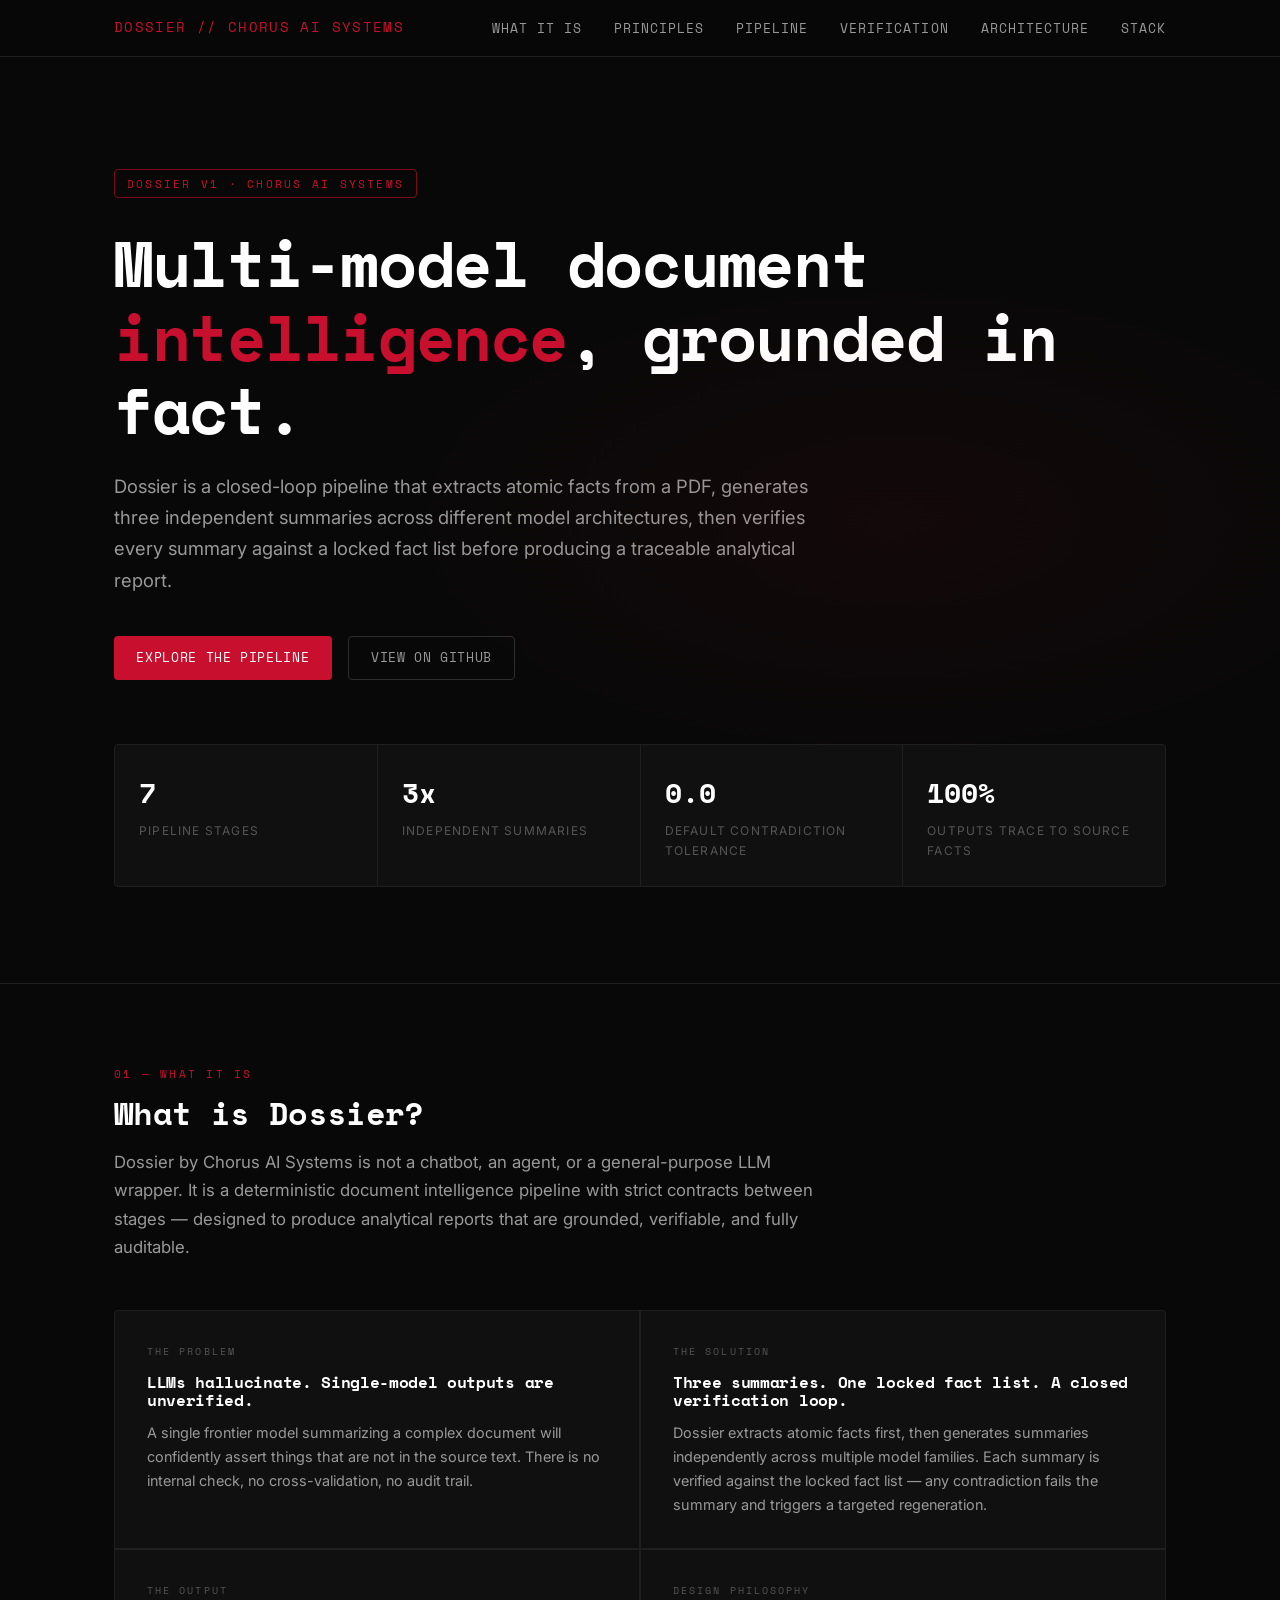
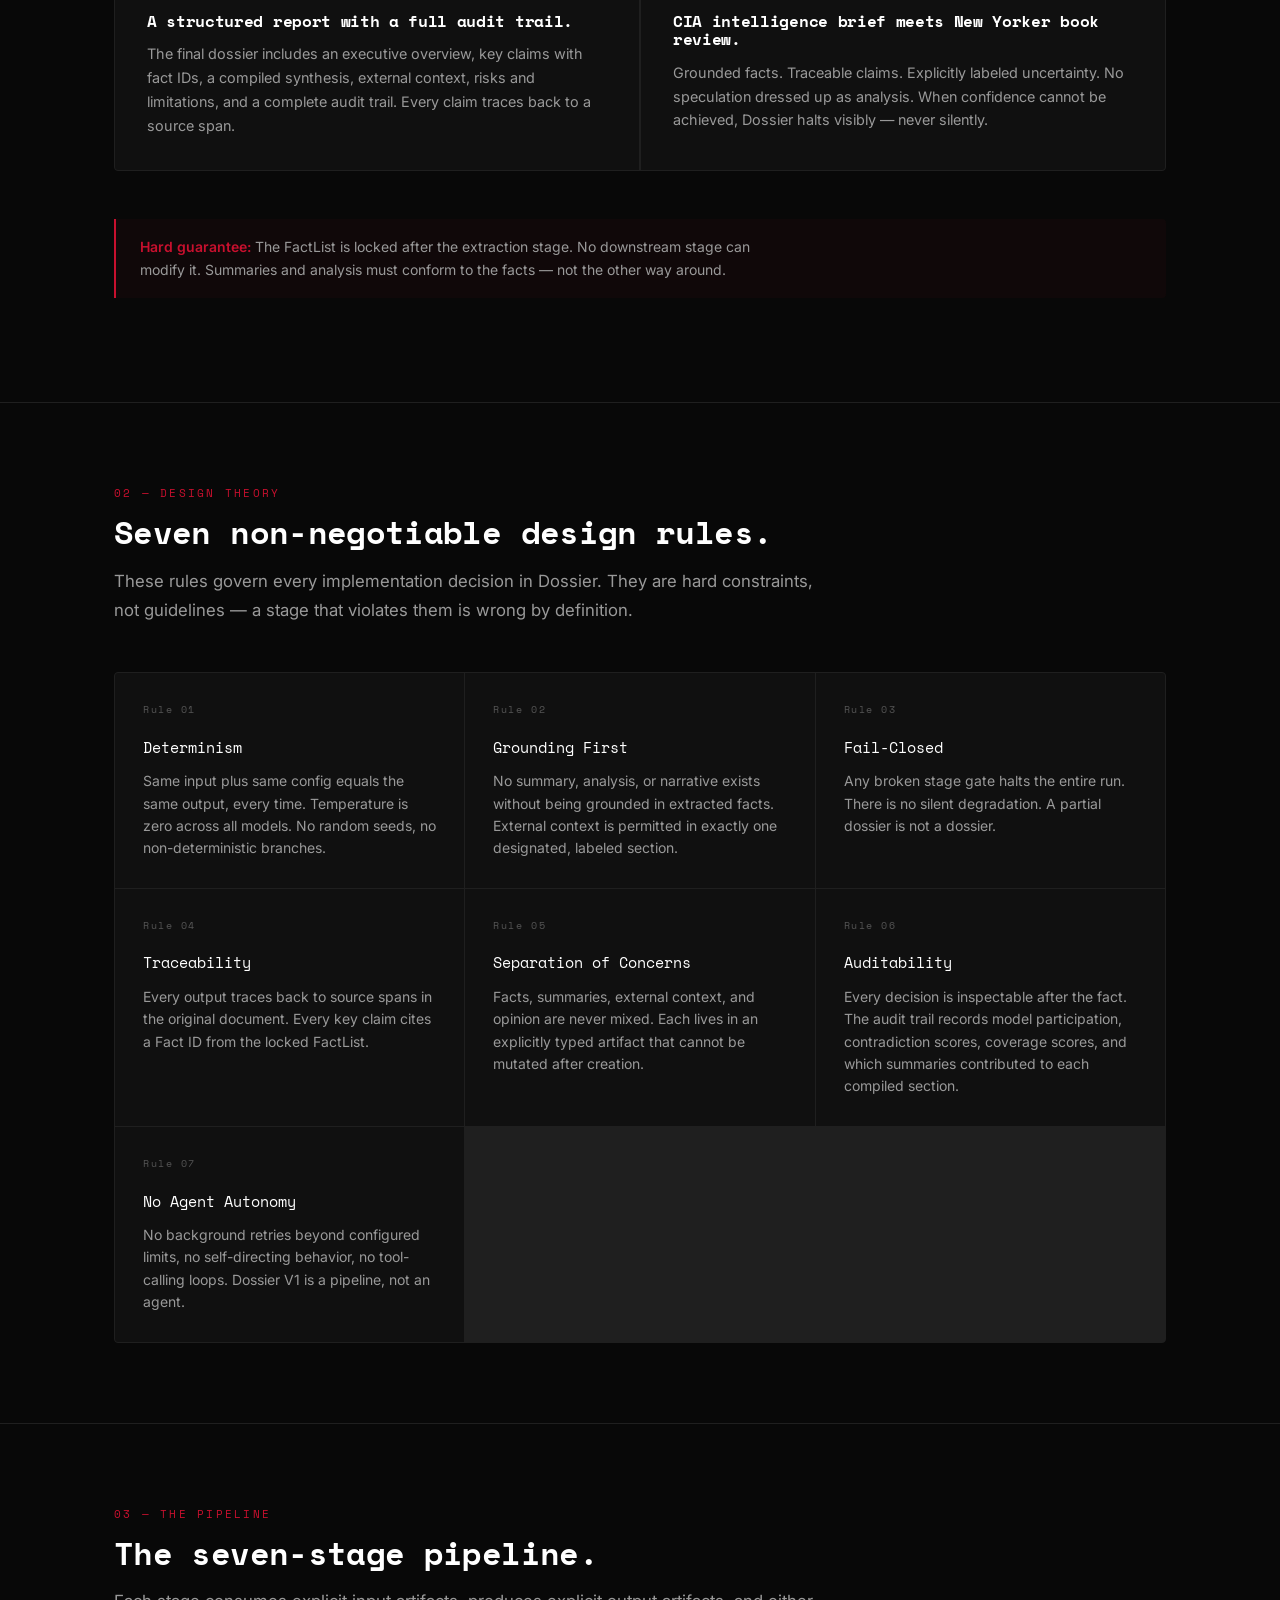
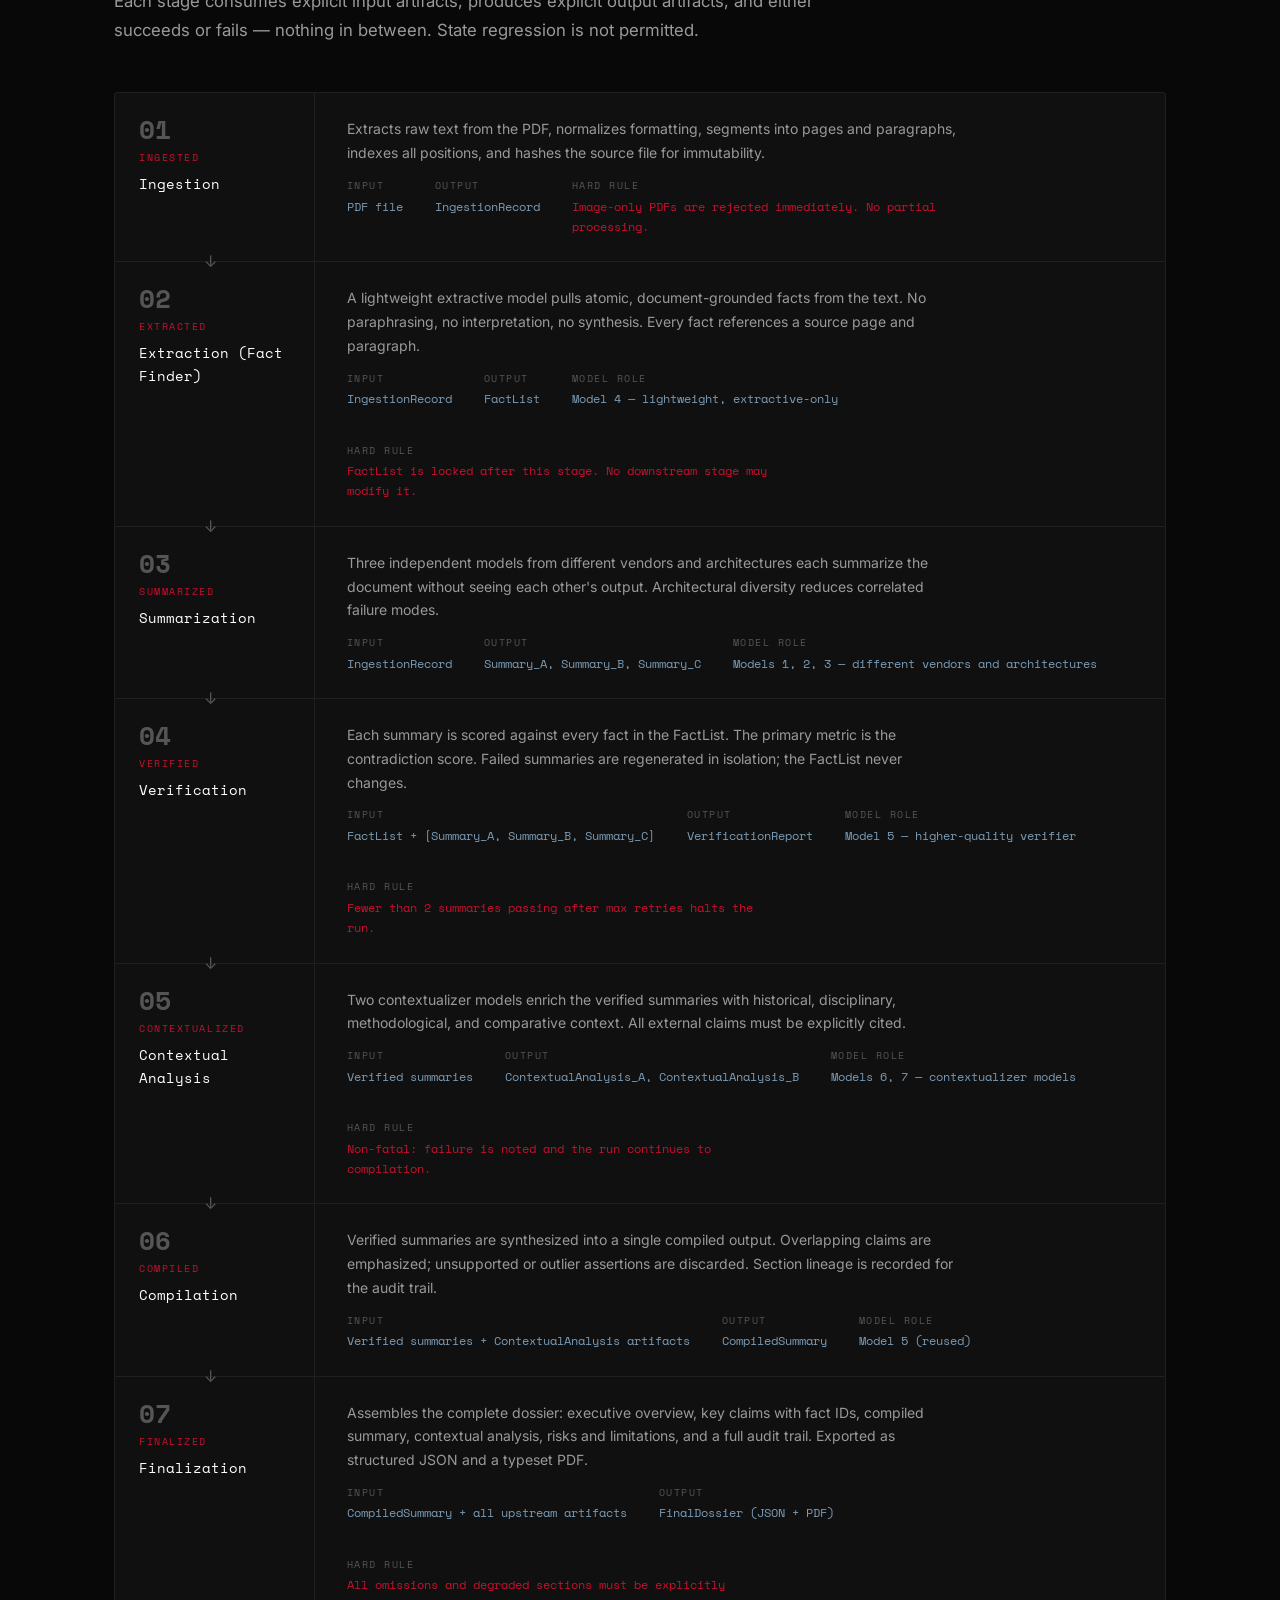
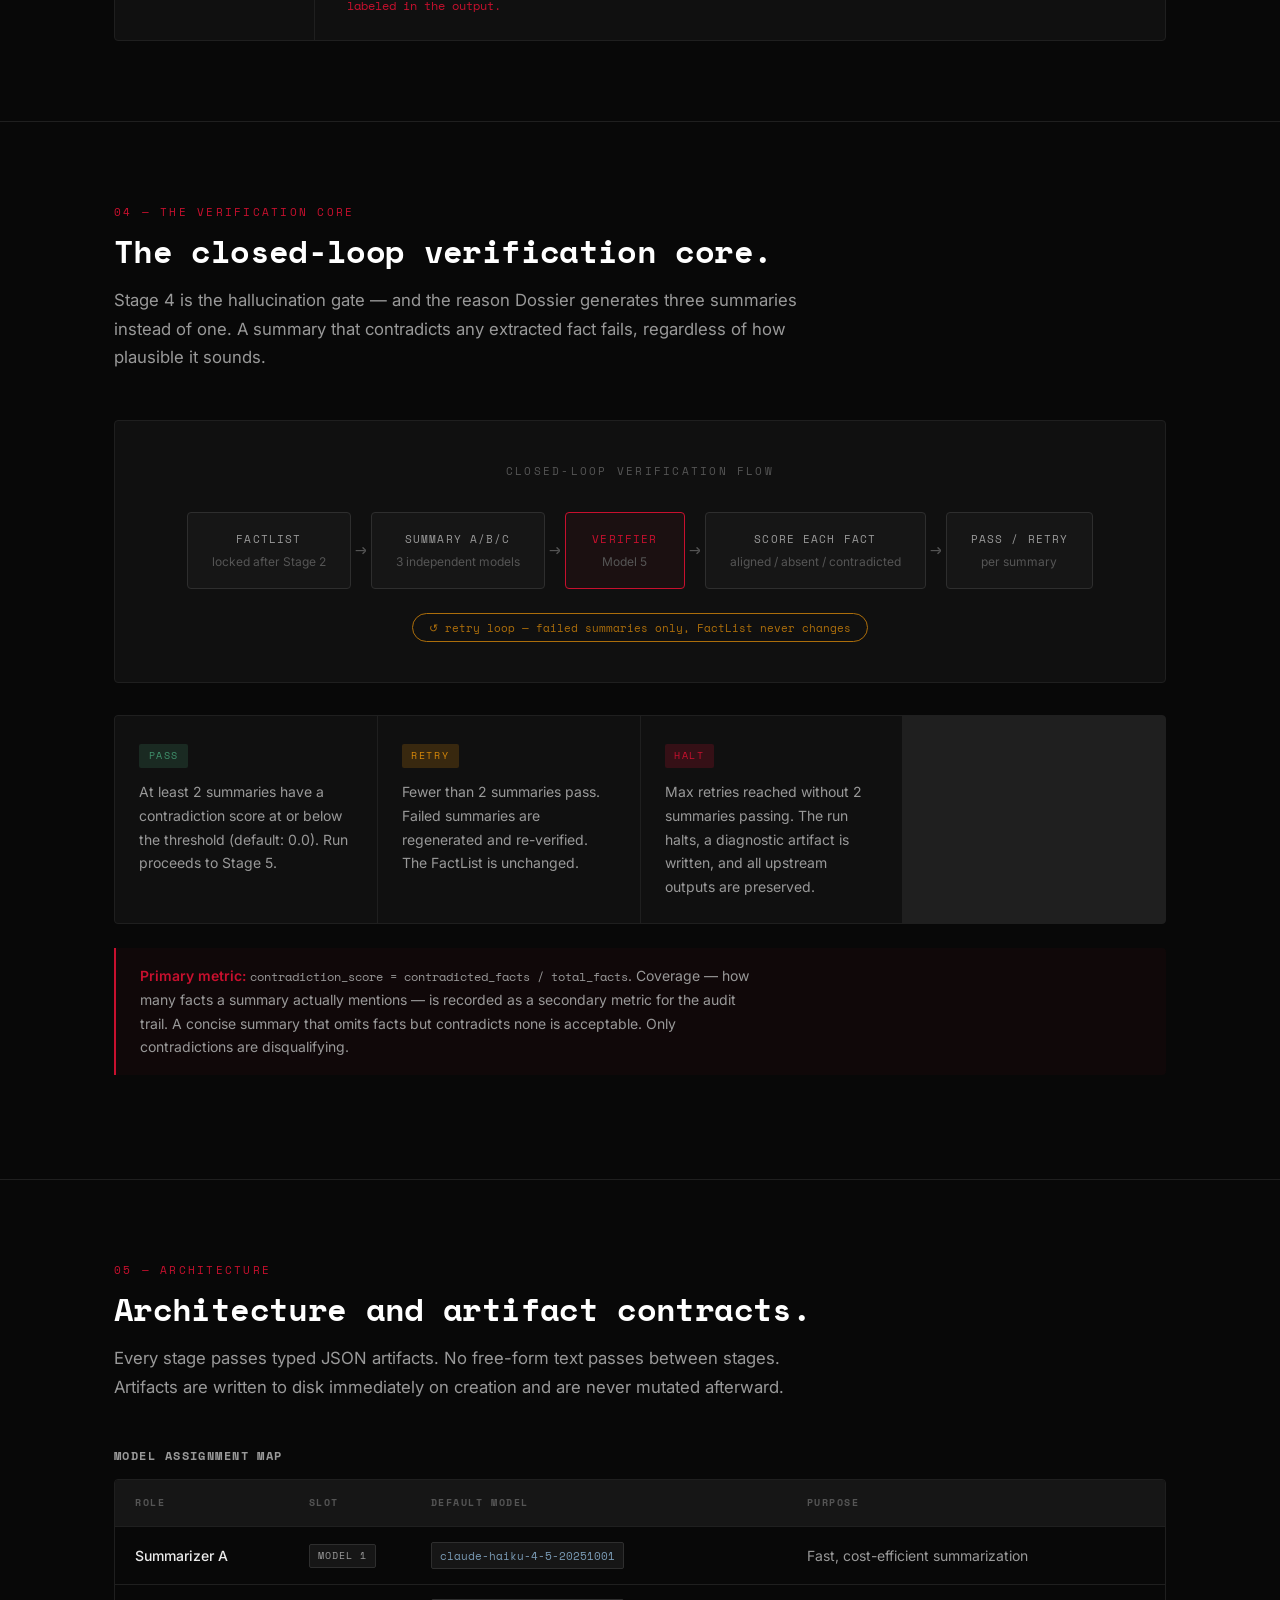
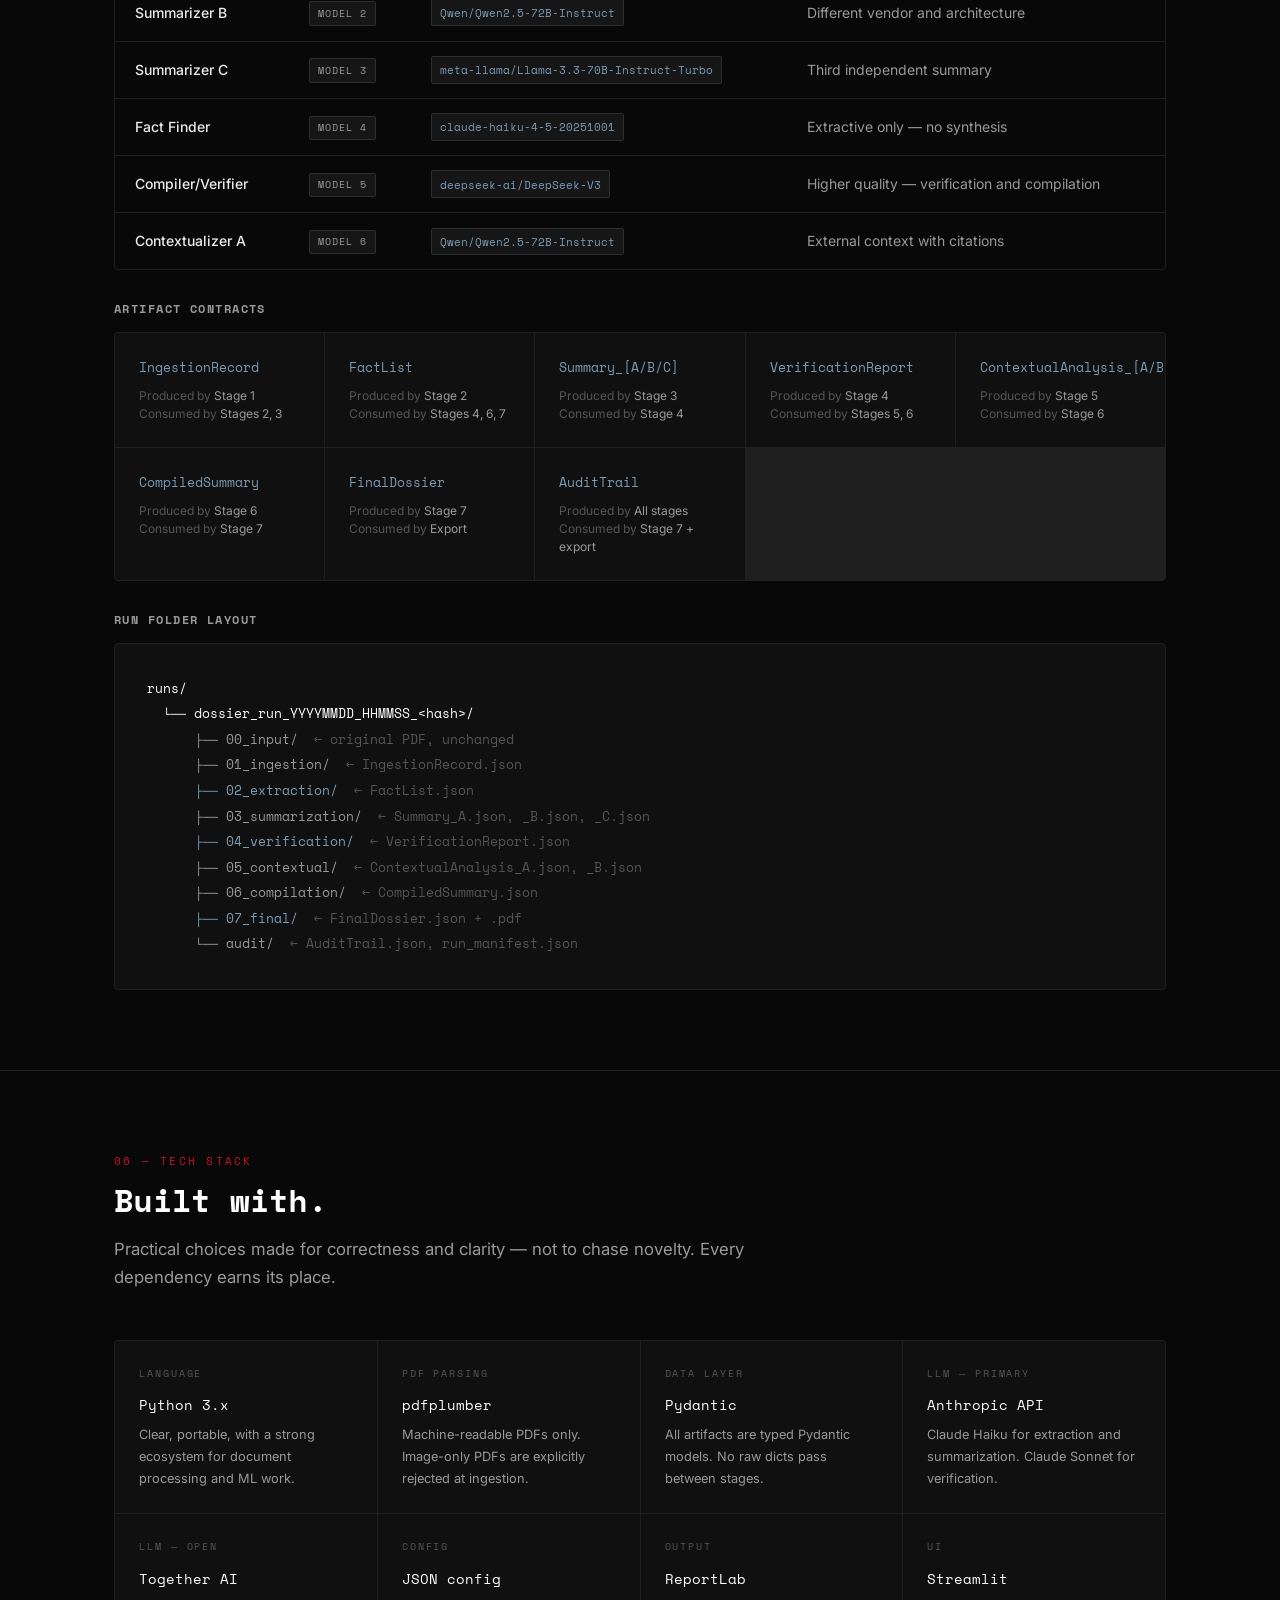
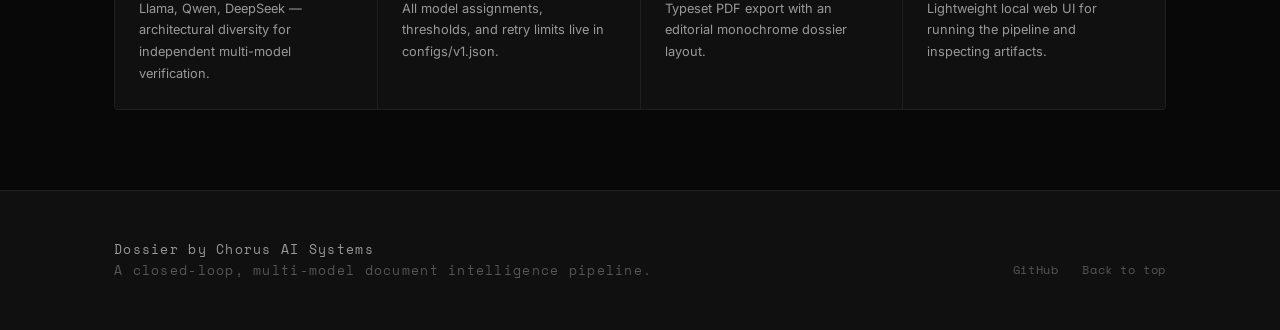
<file: docs/index.html>
<!DOCTYPE html>
<html lang="en">
<head>
  <meta charset="UTF-8" />
  <meta name="viewport" content="width=device-width, initial-scale=1.0" />
  <meta name="description" content="Dossier by Chorus AI Systems is a closed-loop, multi-model document intelligence pipeline. Extract facts, generate independent summaries, verify against a locked fact list, and produce a grounded analytical report." />
  <title>Dossier — Chorus AI Systems</title>

  <!-- Fonts -->
  <link rel="preconnect" href="https://fonts.googleapis.com" />
  <link rel="preconnect" href="https://fonts.gstatic.com" crossorigin />
  <link href="https://fonts.googleapis.com/css2?family=Space+Mono:wght@400;700&family=Inter:wght@400;500;600&display=swap" rel="stylesheet" />

  <link rel="stylesheet" href="static/css/style.css" />
</head>
<body>

<nav>
  <div class="nav-inner">
    <span class="nav-logo"><span>DOSSIER // CHORUS AI SYSTEMS</span></span>
    <ul class="nav-links">
      <li><a href="#what">What it is</a></li>
      <li><a href="#principles">Principles</a></li>
      <li><a href="#pipeline">Pipeline</a></li>
      <li><a href="#verification">Verification</a></li>
      <li><a href="#architecture">Architecture</a></li>
      <li><a href="#stack">Stack</a></li>
    </ul>
  </div>
</nav>

  <main>

<!-- ── Hero ─────────────────────────────────────────────── -->
<section class="hero" id="overview">
  <div class="container">
    <div class="hero-tag">Dossier V1 · Chorus AI Systems</div>
    <h1>Multi-model document<br><em>intelligence</em>, grounded in fact.</h1>
    <p class="hero-sub">Dossier is a closed-loop pipeline that extracts atomic facts from a PDF, generates three independent summaries across different model architectures, then verifies every summary against a locked fact list before producing a traceable analytical report.</p>
    <div class="hero-cta">
      <a href="#pipeline" class="btn btn-primary">Explore the Pipeline</a>
      <a href="https://github.com/danielwipert/chorus-ai-dossier" class="btn btn-secondary" target="_blank" rel="noopener">View on GitHub</a>
    </div>

    <div class="hero-stats">
      <div class="hero-stat">
        <div class="hero-stat-value">7</div>
        <div class="hero-stat-label">Pipeline stages</div>
      </div>
      <div class="hero-stat">
        <div class="hero-stat-value">3x</div>
        <div class="hero-stat-label">Independent summaries</div>
      </div>
      <div class="hero-stat">
        <div class="hero-stat-value">0.0</div>
        <div class="hero-stat-label">Default contradiction tolerance</div>
      </div>
      <div class="hero-stat">
        <div class="hero-stat-value">100%</div>
        <div class="hero-stat-label">Outputs trace to source facts</div>
      </div>
    </div>
  </div>
</section>

<!-- ── What It Is ────────────────────────────────────────── -->
<section id="what">
  <div class="container">
    <div class="section-label">01 — What it is</div>
    <h2 class="section-title">What is Dossier?</h2>
    <p class="section-intro">Dossier by Chorus AI Systems is not a chatbot, an agent, or a general-purpose LLM wrapper. It is a deterministic document intelligence pipeline with strict contracts between stages — designed to produce analytical reports that are grounded, verifiable, and fully auditable.</p>

    <div class="what-grid">
      <div class="what-cell">
        <div class="what-cell-label">The problem</div>
        <h3>LLMs hallucinate. Single-model outputs are unverified.</h3>
        <p>A single frontier model summarizing a complex document will confidently assert things that are not in the source text. There is no internal check, no cross-validation, no audit trail.</p>
      </div>
      <div class="what-cell">
        <div class="what-cell-label">The solution</div>
        <h3>Three summaries. One locked fact list. A closed verification loop.</h3>
        <p>Dossier extracts atomic facts first, then generates summaries independently across multiple model families. Each summary is verified against the locked fact list — any contradiction fails the summary and triggers a targeted regeneration.</p>
      </div>
      <div class="what-cell">
        <div class="what-cell-label">The output</div>
        <h3>A structured report with a full audit trail.</h3>
        <p>The final dossier includes an executive overview, key claims with fact IDs, a compiled synthesis, external context, risks and limitations, and a complete audit trail. Every claim traces back to a source span.</p>
      </div>
      <div class="what-cell">
        <div class="what-cell-label">Design philosophy</div>
        <h3>CIA intelligence brief meets New Yorker book review.</h3>
        <p>Grounded facts. Traceable claims. Explicitly labeled uncertainty. No speculation dressed up as analysis. When confidence cannot be achieved, Dossier halts visibly — never silently.</p>
      </div>
    </div>

    <div class="callout">
      <p><strong>Hard guarantee:</strong> The FactList is locked after the extraction stage. No downstream stage can modify it. Summaries and analysis must conform to the facts — not the other way around.</p>
    </div>
  </div>
</section>

<!-- ── Design Principles ─────────────────────────────────── -->
<section id="principles">
  <div class="container">
    <div class="section-label">02 — Design theory</div>
    <h2 class="section-title">Seven non-negotiable design rules.</h2>
    <p class="section-intro">These rules govern every implementation decision in Dossier. They are hard constraints, not guidelines — a stage that violates them is wrong by definition.</p>

    <div class="principles-grid">
      <div class="principle-card">
        <div class="principle-accent"></div>
        <div class="principle-num">Rule 01</div>
        <div class="principle-name">Determinism</div>
        <p class="principle-desc">Same input plus same config equals the same output, every time. Temperature is zero across all models. No random seeds, no non-deterministic branches.</p>
      </div>
      <div class="principle-card">
        <div class="principle-accent"></div>
        <div class="principle-num">Rule 02</div>
        <div class="principle-name">Grounding First</div>
        <p class="principle-desc">No summary, analysis, or narrative exists without being grounded in extracted facts. External context is permitted in exactly one designated, labeled section.</p>
      </div>
      <div class="principle-card">
        <div class="principle-accent"></div>
        <div class="principle-num">Rule 03</div>
        <div class="principle-name">Fail-Closed</div>
        <p class="principle-desc">Any broken stage gate halts the entire run. There is no silent degradation. A partial dossier is not a dossier.</p>
      </div>
      <div class="principle-card">
        <div class="principle-accent"></div>
        <div class="principle-num">Rule 04</div>
        <div class="principle-name">Traceability</div>
        <p class="principle-desc">Every output traces back to source spans in the original document. Every key claim cites a Fact ID from the locked FactList.</p>
      </div>
      <div class="principle-card">
        <div class="principle-accent"></div>
        <div class="principle-num">Rule 05</div>
        <div class="principle-name">Separation of Concerns</div>
        <p class="principle-desc">Facts, summaries, external context, and opinion are never mixed. Each lives in an explicitly typed artifact that cannot be mutated after creation.</p>
      </div>
      <div class="principle-card">
        <div class="principle-accent"></div>
        <div class="principle-num">Rule 06</div>
        <div class="principle-name">Auditability</div>
        <p class="principle-desc">Every decision is inspectable after the fact. The audit trail records model participation, contradiction scores, coverage scores, and which summaries contributed to each compiled section.</p>
      </div>
      <div class="principle-card">
        <div class="principle-accent"></div>
        <div class="principle-num">Rule 07</div>
        <div class="principle-name">No Agent Autonomy</div>
        <p class="principle-desc">No background retries beyond configured limits, no self-directing behavior, no tool-calling loops. Dossier V1 is a pipeline, not an agent.</p>
      </div>
    </div>
  </div>
</section>

<!-- ── Pipeline ──────────────────────────────────────────── -->
<section id="pipeline">
  <div class="container">
    <div class="section-label">03 — The pipeline</div>
    <h2 class="section-title">The seven-stage pipeline.</h2>
    <p class="section-intro">Each stage consumes explicit input artifacts, produces explicit output artifacts, and either succeeds or fails — nothing in between. State regression is not permitted.</p>

    <div class="pipeline-flow">
        <div class="pipeline-stage">
  <div class="pipeline-stage-left">
    <div class="pipeline-num">01</div>
    <div class="pipeline-state">INGESTED</div>
    <div class="pipeline-name">Ingestion</div>
  </div>
  <div class="pipeline-stage-right">
    <p>Extracts raw text from the PDF, normalizes formatting, segments into pages and paragraphs, indexes all positions, and hashes the source file for immutability.</p>
    <div class="pipeline-io">
      <div class="pipeline-io-item">
        <span class="pipeline-io-label">Input</span>
        <span class="pipeline-io-value">PDF file</span>
      </div>
      <div class="pipeline-io-item">
        <span class="pipeline-io-label">Output</span>
        <span class="pipeline-io-value">IngestionRecord</span>
      </div>
      <div class="pipeline-io-item" style="max-width: 42ch;">
        <span class="pipeline-io-label">Hard rule</span>
        <span class="pipeline-io-value" style="color: var(--accent);">Image-only PDFs are rejected immediately. No partial processing.</span>
      </div>
    </div>
  </div>
</div>

        <div class="pipeline-connector"><span class="pipeline-arrow">↓</span></div>
        <div class="pipeline-stage">
  <div class="pipeline-stage-left">
    <div class="pipeline-num">02</div>
    <div class="pipeline-state">EXTRACTED</div>
    <div class="pipeline-name">Extraction (Fact Finder)</div>
  </div>
  <div class="pipeline-stage-right">
    <p>A lightweight extractive model pulls atomic, document-grounded facts from the text. No paraphrasing, no interpretation, no synthesis. Every fact references a source page and paragraph.</p>
    <div class="pipeline-io">
      <div class="pipeline-io-item">
        <span class="pipeline-io-label">Input</span>
        <span class="pipeline-io-value">IngestionRecord</span>
      </div>
      <div class="pipeline-io-item">
        <span class="pipeline-io-label">Output</span>
        <span class="pipeline-io-value">FactList</span>
      </div>
      <div class="pipeline-io-item">
        <span class="pipeline-io-label">Model role</span>
        <span class="pipeline-io-value">Model 4 — lightweight, extractive-only</span>
      </div>
      <div class="pipeline-io-item" style="max-width: 42ch;">
        <span class="pipeline-io-label">Hard rule</span>
        <span class="pipeline-io-value" style="color: var(--accent);">FactList is locked after this stage. No downstream stage may modify it.</span>
      </div>
    </div>
  </div>
</div>

        <div class="pipeline-connector"><span class="pipeline-arrow">↓</span></div>
        <div class="pipeline-stage">
  <div class="pipeline-stage-left">
    <div class="pipeline-num">03</div>
    <div class="pipeline-state">SUMMARIZED</div>
    <div class="pipeline-name">Summarization</div>
  </div>
  <div class="pipeline-stage-right">
    <p>Three independent models from different vendors and architectures each summarize the document without seeing each other&#39;s output. Architectural diversity reduces correlated failure modes.</p>
    <div class="pipeline-io">
      <div class="pipeline-io-item">
        <span class="pipeline-io-label">Input</span>
        <span class="pipeline-io-value">IngestionRecord</span>
      </div>
      <div class="pipeline-io-item">
        <span class="pipeline-io-label">Output</span>
        <span class="pipeline-io-value">Summary_A, Summary_B, Summary_C</span>
      </div>
      <div class="pipeline-io-item">
        <span class="pipeline-io-label">Model role</span>
        <span class="pipeline-io-value">Models 1, 2, 3 — different vendors and architectures</span>
      </div>
    </div>
  </div>
</div>

        <div class="pipeline-connector"><span class="pipeline-arrow">↓</span></div>
        <div class="pipeline-stage">
  <div class="pipeline-stage-left">
    <div class="pipeline-num">04</div>
    <div class="pipeline-state">VERIFIED</div>
    <div class="pipeline-name">Verification</div>
  </div>
  <div class="pipeline-stage-right">
    <p>Each summary is scored against every fact in the FactList. The primary metric is the contradiction score. Failed summaries are regenerated in isolation; the FactList never changes.</p>
    <div class="pipeline-io">
      <div class="pipeline-io-item">
        <span class="pipeline-io-label">Input</span>
        <span class="pipeline-io-value">FactList + [Summary_A, Summary_B, Summary_C]</span>
      </div>
      <div class="pipeline-io-item">
        <span class="pipeline-io-label">Output</span>
        <span class="pipeline-io-value">VerificationReport</span>
      </div>
      <div class="pipeline-io-item">
        <span class="pipeline-io-label">Model role</span>
        <span class="pipeline-io-value">Model 5 — higher-quality verifier</span>
      </div>
      <div class="pipeline-io-item" style="max-width: 42ch;">
        <span class="pipeline-io-label">Hard rule</span>
        <span class="pipeline-io-value" style="color: var(--accent);">Fewer than 2 summaries passing after max retries halts the run.</span>
      </div>
    </div>
  </div>
</div>

        <div class="pipeline-connector"><span class="pipeline-arrow">↓</span></div>
        <div class="pipeline-stage">
  <div class="pipeline-stage-left">
    <div class="pipeline-num">05</div>
    <div class="pipeline-state">CONTEXTUALIZED</div>
    <div class="pipeline-name">Contextual Analysis</div>
  </div>
  <div class="pipeline-stage-right">
    <p>Two contextualizer models enrich the verified summaries with historical, disciplinary, methodological, and comparative context. All external claims must be explicitly cited.</p>
    <div class="pipeline-io">
      <div class="pipeline-io-item">
        <span class="pipeline-io-label">Input</span>
        <span class="pipeline-io-value">Verified summaries</span>
      </div>
      <div class="pipeline-io-item">
        <span class="pipeline-io-label">Output</span>
        <span class="pipeline-io-value">ContextualAnalysis_A, ContextualAnalysis_B</span>
      </div>
      <div class="pipeline-io-item">
        <span class="pipeline-io-label">Model role</span>
        <span class="pipeline-io-value">Models 6, 7 — contextualizer models</span>
      </div>
      <div class="pipeline-io-item" style="max-width: 42ch;">
        <span class="pipeline-io-label">Hard rule</span>
        <span class="pipeline-io-value" style="color: var(--accent);">Non-fatal: failure is noted and the run continues to compilation.</span>
      </div>
    </div>
  </div>
</div>

        <div class="pipeline-connector"><span class="pipeline-arrow">↓</span></div>
        <div class="pipeline-stage">
  <div class="pipeline-stage-left">
    <div class="pipeline-num">06</div>
    <div class="pipeline-state">COMPILED</div>
    <div class="pipeline-name">Compilation</div>
  </div>
  <div class="pipeline-stage-right">
    <p>Verified summaries are synthesized into a single compiled output. Overlapping claims are emphasized; unsupported or outlier assertions are discarded. Section lineage is recorded for the audit trail.</p>
    <div class="pipeline-io">
      <div class="pipeline-io-item">
        <span class="pipeline-io-label">Input</span>
        <span class="pipeline-io-value">Verified summaries + ContextualAnalysis artifacts</span>
      </div>
      <div class="pipeline-io-item">
        <span class="pipeline-io-label">Output</span>
        <span class="pipeline-io-value">CompiledSummary</span>
      </div>
      <div class="pipeline-io-item">
        <span class="pipeline-io-label">Model role</span>
        <span class="pipeline-io-value">Model 5 (reused)</span>
      </div>
    </div>
  </div>
</div>

        <div class="pipeline-connector"><span class="pipeline-arrow">↓</span></div>
        <div class="pipeline-stage">
  <div class="pipeline-stage-left">
    <div class="pipeline-num">07</div>
    <div class="pipeline-state">FINALIZED</div>
    <div class="pipeline-name">Finalization</div>
  </div>
  <div class="pipeline-stage-right">
    <p>Assembles the complete dossier: executive overview, key claims with fact IDs, compiled summary, contextual analysis, risks and limitations, and a full audit trail. Exported as structured JSON and a typeset PDF.</p>
    <div class="pipeline-io">
      <div class="pipeline-io-item">
        <span class="pipeline-io-label">Input</span>
        <span class="pipeline-io-value">CompiledSummary + all upstream artifacts</span>
      </div>
      <div class="pipeline-io-item">
        <span class="pipeline-io-label">Output</span>
        <span class="pipeline-io-value">FinalDossier (JSON + PDF)</span>
      </div>
      <div class="pipeline-io-item" style="max-width: 42ch;">
        <span class="pipeline-io-label">Hard rule</span>
        <span class="pipeline-io-value" style="color: var(--accent);">All omissions and degraded sections must be explicitly labeled in the output.</span>
      </div>
    </div>
  </div>
</div>

    </div>
  </div>
</section>

<!-- ── Verification ──────────────────────────────────────── -->
<section id="verification">
  <div class="container">
    <div class="section-label">04 — The verification core</div>
    <h2 class="section-title">The closed-loop verification core.</h2>
    <p class="section-intro">Stage 4 is the hallucination gate — and the reason Dossier generates three summaries instead of one. A summary that contradicts any extracted fact fails, regardless of how plausible it sounds.</p>

    <div class="verify-diagram">
      <div class="verify-diagram-title">Closed-Loop Verification Flow</div>
      <div class="verify-flow">
        <div class="verify-node">
          <div class="verify-node-label">FactList</div>
<div class="verify-node-sub">locked after Stage 2</div>        </div>
<span class="verify-arrow">→</span>        <div class="verify-node">
          <div class="verify-node-label">Summary A/B/C</div>
<div class="verify-node-sub">3 independent models</div>        </div>
<span class="verify-arrow">→</span>        <div class="verify-node highlight">
          <div class="verify-node-label">Verifier</div>
<div class="verify-node-sub">Model 5</div>        </div>
<span class="verify-arrow">→</span>        <div class="verify-node">
          <div class="verify-node-label">Score each fact</div>
<div class="verify-node-sub">aligned / absent / contradicted</div>        </div>
<span class="verify-arrow">→</span>        <div class="verify-node">
          <div class="verify-node-label">Pass / Retry</div>
<div class="verify-node-sub">per summary</div>        </div>
      </div>
      <div class="verify-loop">
        <span class="verify-loop-label">↺  retry loop — failed summaries only, FactList never changes</span>
      </div>
    </div>

    <div class="verify-rules">
      <div class="verify-rule">
        <span class="verify-rule-status status-pass">PASS</span>
        <p>At least 2 summaries have a contradiction score at or below the threshold (default: 0.0). Run proceeds to Stage 5.</p>
      </div>
      <div class="verify-rule">
        <span class="verify-rule-status status-retry">RETRY</span>
        <p>Fewer than 2 summaries pass. Failed summaries are regenerated and re-verified. The FactList is unchanged.</p>
      </div>
      <div class="verify-rule">
        <span class="verify-rule-status status-fail">HALT</span>
        <p>Max retries reached without 2 summaries passing. The run halts, a diagnostic artifact is written, and all upstream outputs are preserved.</p>
      </div>
    </div>

    <div class="callout mt-3">
      <p><strong>Primary metric:</strong> <code>contradiction_score = contradicted_facts / total_facts</code>. Coverage — how many facts a summary actually mentions — is recorded as a secondary metric for the audit trail. A concise summary that omits facts but contradicts none is acceptable. Only contradictions are disqualifying.</p>
    </div>
  </div>
</section>

<!-- ── Architecture ──────────────────────────────────────── -->
<section id="architecture">
  <div class="container">
    <div class="section-label">05 — Architecture</div>
    <h2 class="section-title">Architecture and artifact contracts.</h2>
    <p class="section-intro">Every stage passes typed JSON artifacts. No free-form text passes between stages. Artifacts are written to disk immediately on creation and are never mutated afterward.</p>

    <h3 class="mono mb-2" style="color: var(--text-2); font-size: 0.75rem; letter-spacing: 0.12em; text-transform: uppercase;">Model Assignment Map</h3>
    <div class="arch-table-wrap mb-4">
      <table>
        <thead>
          <tr>
            <th>Role</th>
            <th>Slot</th>
            <th>Default model</th>
            <th>Purpose</th>
          </tr>
        </thead>
        <tbody>
          <tr>
            <td>Summarizer A</td>
            <td><span class="tag">Model 1</span></td>
            <td><span class="model-pill">claude-haiku-4-5-20251001</span></td>
            <td>Fast, cost-efficient summarization</td>
          </tr>
          <tr>
            <td>Summarizer B</td>
            <td><span class="tag">Model 2</span></td>
            <td><span class="model-pill">Qwen/Qwen2.5-72B-Instruct</span></td>
            <td>Different vendor and architecture</td>
          </tr>
          <tr>
            <td>Summarizer C</td>
            <td><span class="tag">Model 3</span></td>
            <td><span class="model-pill">meta-llama/Llama-3.3-70B-Instruct-Turbo</span></td>
            <td>Third independent summary</td>
          </tr>
          <tr>
            <td>Fact Finder</td>
            <td><span class="tag">Model 4</span></td>
            <td><span class="model-pill">claude-haiku-4-5-20251001</span></td>
            <td>Extractive only — no synthesis</td>
          </tr>
          <tr>
            <td>Compiler/Verifier</td>
            <td><span class="tag">Model 5</span></td>
            <td><span class="model-pill">deepseek-ai/DeepSeek-V3</span></td>
            <td>Higher quality — verification and compilation</td>
          </tr>
          <tr>
            <td>Contextualizer A</td>
            <td><span class="tag">Model 6</span></td>
            <td><span class="model-pill">Qwen/Qwen2.5-72B-Instruct</span></td>
            <td>External context with citations</td>
          </tr>
        </tbody>
      </table>
    </div>

    <h3 class="mono mb-2" style="color: var(--text-2); font-size: 0.75rem; letter-spacing: 0.12em; text-transform: uppercase;">Artifact Contracts</h3>
    <div class="artifacts-flow mb-4">
      <div class="artifact-card">
        <div class="artifact-name">IngestionRecord</div>
        <div class="artifact-meta">
          <div>Produced by <span>Stage 1</span></div>
          <div>Consumed by <span>Stages 2, 3</span></div>
        </div>
      </div>
      <div class="artifact-card">
        <div class="artifact-name">FactList</div>
        <div class="artifact-meta">
          <div>Produced by <span>Stage 2</span></div>
          <div>Consumed by <span>Stages 4, 6, 7</span></div>
        </div>
      </div>
      <div class="artifact-card">
        <div class="artifact-name">Summary_[A/B/C]</div>
        <div class="artifact-meta">
          <div>Produced by <span>Stage 3</span></div>
          <div>Consumed by <span>Stage 4</span></div>
        </div>
      </div>
      <div class="artifact-card">
        <div class="artifact-name">VerificationReport</div>
        <div class="artifact-meta">
          <div>Produced by <span>Stage 4</span></div>
          <div>Consumed by <span>Stages 5, 6</span></div>
        </div>
      </div>
      <div class="artifact-card">
        <div class="artifact-name">ContextualAnalysis_[A/B]</div>
        <div class="artifact-meta">
          <div>Produced by <span>Stage 5</span></div>
          <div>Consumed by <span>Stage 6</span></div>
        </div>
      </div>
      <div class="artifact-card">
        <div class="artifact-name">CompiledSummary</div>
        <div class="artifact-meta">
          <div>Produced by <span>Stage 6</span></div>
          <div>Consumed by <span>Stage 7</span></div>
        </div>
      </div>
      <div class="artifact-card">
        <div class="artifact-name">FinalDossier</div>
        <div class="artifact-meta">
          <div>Produced by <span>Stage 7</span></div>
          <div>Consumed by <span>Export</span></div>
        </div>
      </div>
      <div class="artifact-card">
        <div class="artifact-name">AuditTrail</div>
        <div class="artifact-meta">
          <div>Produced by <span>All stages</span></div>
          <div>Consumed by <span>Stage 7 + export</span></div>
        </div>
      </div>
    </div>

    <h3 class="mono mb-2" style="color: var(--text-2); font-size: 0.75rem; letter-spacing: 0.12em; text-transform: uppercase;">Run Folder Layout</h3>
    <div class="folder-tree">
      <div><span class="dir">runs/</span></div>
      <div>&nbsp;&nbsp;<span class="dir">└── dossier_run_YYYYMMDD_HHMMSS_&lt;hash&gt;/</span></div>
      <div>&nbsp;&nbsp;&nbsp;&nbsp;&nbsp;&nbsp;<span class="file">├── 00_input/</span>&nbsp;&nbsp;<span class="comment">← original PDF, unchanged</span></div>
      <div>&nbsp;&nbsp;&nbsp;&nbsp;&nbsp;&nbsp;<span class="file">├── 01_ingestion/</span>&nbsp;&nbsp;<span class="comment">← IngestionRecord.json</span></div>
      <div>&nbsp;&nbsp;&nbsp;&nbsp;&nbsp;&nbsp;<span class="highlight-file">├── 02_extraction/</span>&nbsp;&nbsp;<span class="comment">← FactList.json</span></div>
      <div>&nbsp;&nbsp;&nbsp;&nbsp;&nbsp;&nbsp;<span class="file">├── 03_summarization/</span>&nbsp;&nbsp;<span class="comment">← Summary_A.json, _B.json, _C.json</span></div>
      <div>&nbsp;&nbsp;&nbsp;&nbsp;&nbsp;&nbsp;<span class="highlight-file">├── 04_verification/</span>&nbsp;&nbsp;<span class="comment">← VerificationReport.json</span></div>
      <div>&nbsp;&nbsp;&nbsp;&nbsp;&nbsp;&nbsp;<span class="file">├── 05_contextual/</span>&nbsp;&nbsp;<span class="comment">← ContextualAnalysis_A.json, _B.json</span></div>
      <div>&nbsp;&nbsp;&nbsp;&nbsp;&nbsp;&nbsp;<span class="file">├── 06_compilation/</span>&nbsp;&nbsp;<span class="comment">← CompiledSummary.json</span></div>
      <div>&nbsp;&nbsp;&nbsp;&nbsp;&nbsp;&nbsp;<span class="highlight-file">├── 07_final/</span>&nbsp;&nbsp;<span class="comment">← FinalDossier.json + .pdf</span></div>
      <div>&nbsp;&nbsp;&nbsp;&nbsp;&nbsp;&nbsp;<span class="file">└── audit/</span>&nbsp;&nbsp;<span class="comment">← AuditTrail.json, run_manifest.json</span></div>
    </div>
  </div>
</section>

<!-- ── Tech Stack ────────────────────────────────────────── -->
<section id="stack">
  <div class="container">
    <div class="section-label">06 — Tech stack</div>
    <h2 class="section-title">Built with.</h2>
    <p class="section-intro">Practical choices made for correctness and clarity — not to chase novelty. Every dependency earns its place.</p>

    <div class="tech-grid">
      <div class="tech-card">
        <div class="tech-category">Language</div>
        <div class="tech-name">Python 3.x</div>
        <div class="tech-desc">Clear, portable, with a strong ecosystem for document processing and ML work.</div>
      </div>
      <div class="tech-card">
        <div class="tech-category">PDF parsing</div>
        <div class="tech-name">pdfplumber</div>
        <div class="tech-desc">Machine-readable PDFs only. Image-only PDFs are explicitly rejected at ingestion.</div>
      </div>
      <div class="tech-card">
        <div class="tech-category">Data layer</div>
        <div class="tech-name">Pydantic</div>
        <div class="tech-desc">All artifacts are typed Pydantic models. No raw dicts pass between stages.</div>
      </div>
      <div class="tech-card">
        <div class="tech-category">LLM — primary</div>
        <div class="tech-name">Anthropic API</div>
        <div class="tech-desc">Claude Haiku for extraction and summarization. Claude Sonnet for verification.</div>
      </div>
      <div class="tech-card">
        <div class="tech-category">LLM — open</div>
        <div class="tech-name">Together AI</div>
        <div class="tech-desc">Llama, Qwen, DeepSeek — architectural diversity for independent multi-model verification.</div>
      </div>
      <div class="tech-card">
        <div class="tech-category">Config</div>
        <div class="tech-name">JSON config</div>
        <div class="tech-desc">All model assignments, thresholds, and retry limits live in configs/v1.json.</div>
      </div>
      <div class="tech-card">
        <div class="tech-category">Output</div>
        <div class="tech-name">ReportLab</div>
        <div class="tech-desc">Typeset PDF export with an editorial monochrome dossier layout.</div>
      </div>
      <div class="tech-card">
        <div class="tech-category">UI</div>
        <div class="tech-name">Streamlit</div>
        <div class="tech-desc">Lightweight local web UI for running the pipeline and inspecting artifacts.</div>
      </div>
    </div>
  </div>
</section>

  </main>

<footer>
  <div class="container">
    <div class="footer-inner">
      <div class="footer-logo">
        <strong>Dossier by Chorus AI Systems</strong><br>
        A closed-loop, multi-model document intelligence pipeline.
      </div>
      <ul class="footer-links">
        <li><a href="https://github.com/danielwipert/chorus-ai-dossier" target="_blank" rel="noopener">GitHub</a></li>
        <li><a href="#overview">Back to top</a></li>
      </ul>
    </div>
  </div>
</footer>

</body>
</html>
</file>
<file: docs/static/css/style.css>
/* ============================================================
   CHORUS AI — Project Showcase
   Design: editorial monochrome, technical dossier aesthetic
   ============================================================ */

:root {
  --bg:           #080808;
  --surface:      #101010;
  --surface-2:    #161616;
  --border:       #1f1f1f;
  --border-bright:#2e2e2e;
  --accent:       #c8102e;
  --accent-dim:   #7a0a1c;
  --amber:        #d4860a;
  --steel:        #7a9bb5;
  --text:         #ebebeb;
  --text-2:       #999;
  --text-3:       #555;
  --green:        #2d6a4f;
  --green-bright: #40916c;
  --font-mono:    'Space Mono', 'Courier New', monospace;
  --font-body:    'Inter', system-ui, -apple-system, sans-serif;
  --max-w:        1100px;
  --radius:       4px;
}

*, *::before, *::after { box-sizing: border-box; margin: 0; padding: 0; }

html { scroll-behavior: smooth; }

body {
  background: var(--bg);
  color: var(--text);
  font-family: var(--font-body);
  font-size: 16px;
  line-height: 1.7;
  -webkit-font-smoothing: antialiased;
}

/* ── Typography ─────────────────────────────────────────── */

h1, h2, h3, h4 {
  font-family: var(--font-mono);
  letter-spacing: -0.02em;
  line-height: 1.15;
}

h1 { font-size: clamp(2.2rem, 6vw, 4rem); }
h2 { font-size: clamp(1.4rem, 3vw, 2rem); }
h3 { font-size: 1.15rem; }

a { color: var(--accent); text-decoration: none; }
a:hover { text-decoration: underline; }

code, .mono {
  font-family: var(--font-mono);
  font-size: 0.875em;
}

strong { color: #fff; font-weight: 600; }

p { max-width: 68ch; }

/* ── Layout ─────────────────────────────────────────────── */

.container {
  max-width: var(--max-w);
  margin: 0 auto;
  padding: 0 1.5rem;
}

section {
  padding: 5rem 0;
  border-top: 1px solid var(--border);
}

section:first-of-type { border-top: none; }

/* ── Navigation ─────────────────────────────────────────── */

nav {
  position: sticky;
  top: 0;
  z-index: 100;
  background: rgba(8, 8, 8, 0.92);
  backdrop-filter: blur(12px);
  border-bottom: 1px solid var(--border);
}

.nav-inner {
  display: flex;
  align-items: center;
  justify-content: space-between;
  height: 56px;
  max-width: var(--max-w);
  margin: 0 auto;
  padding: 0 1.5rem;
}

.nav-logo {
  font-family: var(--font-mono);
  font-size: 0.85rem;
  color: var(--text);
  letter-spacing: 0.1em;
  text-transform: uppercase;
}

.nav-logo span { color: var(--accent); }

.nav-links {
  display: flex;
  gap: 2rem;
  list-style: none;
}

.nav-links a {
  font-size: 0.8rem;
  font-family: var(--font-mono);
  color: var(--text-2);
  text-transform: uppercase;
  letter-spacing: 0.08em;
  transition: color 0.15s;
}

.nav-links a:hover {
  color: var(--text);
  text-decoration: none;
}

@media (max-width: 600px) {
  .nav-links { display: none; }
}

/* ── Hero ───────────────────────────────────────────────── */

.hero {
  padding: 7rem 0 6rem;
  border-top: none;
  position: relative;
  overflow: hidden;
}

.hero::before {
  content: '';
  position: absolute;
  inset: 0;
  background:
    radial-gradient(ellipse 60% 40% at 70% 50%, rgba(200, 16, 46, 0.06) 0%, transparent 70%);
  pointer-events: none;
}

.hero-tag {
  display: inline-block;
  font-family: var(--font-mono);
  font-size: 0.7rem;
  letter-spacing: 0.2em;
  text-transform: uppercase;
  color: var(--accent);
  border: 1px solid var(--accent-dim);
  padding: 0.25rem 0.75rem;
  border-radius: var(--radius);
  margin-bottom: 1.75rem;
}

.hero h1 {
  color: #fff;
  margin-bottom: 1.5rem;
}

.hero h1 em {
  font-style: normal;
  color: var(--accent);
}

.hero-sub {
  font-size: 1.15rem;
  color: var(--text-2);
  max-width: 58ch;
  margin-bottom: 2.5rem;
}

.hero-cta {
  display: flex;
  gap: 1rem;
  flex-wrap: wrap;
}

.btn {
  display: inline-flex;
  align-items: center;
  gap: 0.5rem;
  font-family: var(--font-mono);
  font-size: 0.8rem;
  letter-spacing: 0.05em;
  text-transform: uppercase;
  padding: 0.65rem 1.4rem;
  border-radius: var(--radius);
  transition: all 0.15s;
  cursor: pointer;
  border: none;
  text-decoration: none;
}

.btn-primary {
  background: var(--accent);
  color: #fff;
}

.btn-primary:hover {
  background: #e8162f;
  text-decoration: none;
}

.btn-secondary {
  background: transparent;
  color: var(--text-2);
  border: 1px solid var(--border-bright);
}

.btn-secondary:hover {
  color: var(--text);
  border-color: var(--text-3);
  text-decoration: none;
}

.hero-stats {
  display: grid;
  grid-template-columns: repeat(auto-fit, minmax(160px, 1fr));
  gap: 1px;
  margin-top: 4rem;
  background: var(--border);
  border: 1px solid var(--border);
  border-radius: var(--radius);
  overflow: hidden;
}

.hero-stat {
  background: var(--surface);
  padding: 1.5rem;
}

.hero-stat-value {
  font-family: var(--font-mono);
  font-size: 1.75rem;
  color: #fff;
  font-weight: 700;
}

.hero-stat-label {
  font-size: 0.75rem;
  color: var(--text-3);
  text-transform: uppercase;
  letter-spacing: 0.1em;
  margin-top: 0.25rem;
}

/* ── Section header ─────────────────────────────────────── */

.section-label {
  font-family: var(--font-mono);
  font-size: 0.7rem;
  letter-spacing: 0.2em;
  text-transform: uppercase;
  color: var(--accent);
  margin-bottom: 0.75rem;
}

.section-title {
  color: #fff;
  margin-bottom: 1rem;
}

.section-intro {
  color: var(--text-2);
  font-size: 1.05rem;
  max-width: 65ch;
  margin-bottom: 3rem;
}

/* ── What It Is ─────────────────────────────────────────── */

.what-grid {
  display: grid;
  grid-template-columns: 1fr 1fr;
  gap: 2px;
  background: var(--border);
  border: 1px solid var(--border);
  border-radius: var(--radius);
  overflow: hidden;
  margin-bottom: 3rem;
}

@media (max-width: 700px) {
  .what-grid { grid-template-columns: 1fr; }
}

.what-cell {
  background: var(--surface);
  padding: 2rem;
}

.what-cell-label {
  font-family: var(--font-mono);
  font-size: 0.65rem;
  letter-spacing: 0.2em;
  text-transform: uppercase;
  color: var(--text-3);
  margin-bottom: 0.75rem;
}

.what-cell h3 {
  color: #fff;
  margin-bottom: 0.75rem;
  font-size: 1rem;
}

.what-cell p {
  color: var(--text-2);
  font-size: 0.9rem;
  line-height: 1.65;
}

/* ── Design Principles ──────────────────────────────────── */

.principles-grid {
  display: grid;
  grid-template-columns: repeat(auto-fill, minmax(280px, 1fr));
  gap: 1px;
  background: var(--border);
  border: 1px solid var(--border);
  border-radius: var(--radius);
  overflow: hidden;
}

.principle-card {
  background: var(--surface);
  padding: 1.75rem;
  position: relative;
  transition: background 0.15s;
}

.principle-card:hover {
  background: var(--surface-2);
}

.principle-num {
  font-family: var(--font-mono);
  font-size: 0.65rem;
  letter-spacing: 0.15em;
  color: var(--text-3);
  margin-bottom: 1rem;
}

.principle-name {
  font-family: var(--font-mono);
  font-size: 0.95rem;
  color: #fff;
  margin-bottom: 0.6rem;
}

.principle-desc {
  font-size: 0.875rem;
  color: var(--text-2);
  line-height: 1.6;
  max-width: none;
}

.principle-accent {
  position: absolute;
  top: 0;
  left: 0;
  width: 2px;
  height: 0;
  background: var(--accent);
  transition: height 0.2s ease;
}

.principle-card:hover .principle-accent {
  height: 100%;
}

/* ── Pipeline ───────────────────────────────────────────── */

.pipeline-flow {
  display: flex;
  flex-direction: column;
  gap: 0;
}

.pipeline-stage {
  display: grid;
  grid-template-columns: 200px 1fr;
  gap: 0;
  background: var(--surface);
  border: 1px solid var(--border);
  border-bottom: none;
  position: relative;
  transition: background 0.15s;
}

.pipeline-stage:first-child { border-radius: var(--radius) var(--radius) 0 0; }
.pipeline-stage:last-child  {
  border-bottom: 1px solid var(--border);
  border-radius: 0 0 var(--radius) var(--radius);
}

.pipeline-stage:hover { background: var(--surface-2); }

.pipeline-stage-left {
  padding: 1.5rem;
  border-right: 1px solid var(--border);
  display: flex;
  flex-direction: column;
  gap: 0.4rem;
}

.pipeline-num {
  font-family: var(--font-mono);
  font-size: 1.6rem;
  color: var(--text-3);
  font-weight: 700;
  line-height: 1;
}

.pipeline-state {
  font-family: var(--font-mono);
  font-size: 0.65rem;
  letter-spacing: 0.15em;
  text-transform: uppercase;
  color: var(--accent);
}

.pipeline-name {
  font-family: var(--font-mono);
  font-size: 0.85rem;
  color: #fff;
}

.pipeline-stage-right {
  padding: 1.5rem 2rem;
}

.pipeline-stage-right p {
  font-size: 0.875rem;
  color: var(--text-2);
  margin-bottom: 0.75rem;
}

.pipeline-io {
  display: flex;
  gap: 2rem;
  flex-wrap: wrap;
}

.pipeline-io-item {
  display: flex;
  flex-direction: column;
  gap: 0.2rem;
}

.pipeline-io-label {
  font-family: var(--font-mono);
  font-size: 0.6rem;
  letter-spacing: 0.15em;
  text-transform: uppercase;
  color: var(--text-3);
}

.pipeline-io-value {
  font-family: var(--font-mono);
  font-size: 0.75rem;
  color: var(--steel);
}

.pipeline-connector {
  display: flex;
  align-items: center;
  justify-content: flex-start;
  padding: 0 0 0 calc(200px / 2 - 10px);
  height: 0;
  position: relative;
  z-index: 1;
}

.pipeline-arrow {
  color: var(--text-3);
  font-size: 1rem;
  line-height: 0;
  position: relative;
  top: 0;
}

@media (max-width: 600px) {
  .pipeline-stage {
    grid-template-columns: 1fr;
  }
  .pipeline-stage-left {
    border-right: none;
    border-bottom: 1px solid var(--border);
    flex-direction: row;
    align-items: center;
    gap: 1rem;
  }
  .pipeline-num { font-size: 1.2rem; }
  .pipeline-connector { padding-left: 1.5rem; }
}

/* ── Verification highlight ─────────────────────────────── */

.verify-diagram {
  background: var(--surface);
  border: 1px solid var(--border);
  border-radius: var(--radius);
  padding: 2.5rem;
  margin-bottom: 2rem;
}

.verify-diagram-title {
  font-family: var(--font-mono);
  font-size: 0.7rem;
  letter-spacing: 0.2em;
  text-transform: uppercase;
  color: var(--text-3);
  margin-bottom: 2rem;
  text-align: center;
}

.verify-flow {
  display: flex;
  align-items: center;
  justify-content: center;
  gap: 0;
  flex-wrap: wrap;
  row-gap: 1.5rem;
}

.verify-node {
  background: var(--surface-2);
  border: 1px solid var(--border-bright);
  border-radius: var(--radius);
  padding: 1rem 1.5rem;
  text-align: center;
  min-width: 120px;
}

.verify-node-label {
  font-family: var(--font-mono);
  font-size: 0.7rem;
  letter-spacing: 0.1em;
  text-transform: uppercase;
  color: var(--text-2);
}

.verify-node-sub {
  font-size: 0.75rem;
  color: var(--text-3);
  margin-top: 0.25rem;
}

.verify-node.highlight {
  border-color: var(--accent);
  background: rgba(200, 16, 46, 0.06);
}

.verify-node.highlight .verify-node-label {
  color: var(--accent);
}

.verify-arrow {
  color: var(--text-3);
  font-size: 1.2rem;
  padding: 0 0.25rem;
  font-family: var(--font-mono);
}

.verify-loop {
  display: flex;
  justify-content: center;
  margin-top: 1.5rem;
}

.verify-loop-label {
  font-family: var(--font-mono);
  font-size: 0.7rem;
  color: var(--amber);
  border: 1px solid var(--amber);
  border-radius: 999px;
  padding: 0.25rem 1rem;
  opacity: 0.8;
}

.verify-rules {
  display: grid;
  grid-template-columns: repeat(auto-fill, minmax(240px, 1fr));
  gap: 1px;
  background: var(--border);
  border: 1px solid var(--border);
  border-radius: var(--radius);
  overflow: hidden;
}

.verify-rule {
  background: var(--surface);
  padding: 1.5rem;
}

.verify-rule-status {
  display: inline-block;
  font-family: var(--font-mono);
  font-size: 0.65rem;
  letter-spacing: 0.15em;
  text-transform: uppercase;
  padding: 0.2rem 0.6rem;
  border-radius: 2px;
  margin-bottom: 0.75rem;
}

.status-pass { background: rgba(64, 145, 108, 0.2); color: var(--green-bright); }
.status-retry { background: rgba(212, 134, 10, 0.2); color: var(--amber); }
.status-fail { background: rgba(200, 16, 46, 0.2); color: var(--accent); }

.verify-rule p {
  font-size: 0.875rem;
  color: var(--text-2);
}

/* ── Architecture / Models ──────────────────────────────── */

.arch-table-wrap {
  overflow-x: auto;
  border: 1px solid var(--border);
  border-radius: var(--radius);
  margin-bottom: 2.5rem;
}

table {
  width: 100%;
  border-collapse: collapse;
  font-size: 0.875rem;
}

thead th {
  background: var(--surface-2);
  padding: 0.9rem 1.25rem;
  text-align: left;
  font-family: var(--font-mono);
  font-size: 0.65rem;
  letter-spacing: 0.15em;
  text-transform: uppercase;
  color: var(--text-3);
  border-bottom: 1px solid var(--border);
  white-space: nowrap;
}

tbody tr {
  border-bottom: 1px solid var(--border);
  transition: background 0.1s;
}

tbody tr:last-child { border-bottom: none; }
tbody tr:hover { background: var(--surface); }

tbody td {
  padding: 0.9rem 1.25rem;
  color: var(--text-2);
  vertical-align: middle;
}

tbody td:first-child { color: var(--text); font-weight: 500; }

.model-pill {
  display: inline-block;
  font-family: var(--font-mono);
  font-size: 0.7rem;
  background: var(--surface-2);
  border: 1px solid var(--border-bright);
  border-radius: 2px;
  padding: 0.2rem 0.5rem;
  color: var(--steel);
  white-space: nowrap;
}

/* ── Artifacts ──────────────────────────────────────────── */

.artifacts-flow {
  display: grid;
  grid-template-columns: repeat(auto-fill, minmax(200px, 1fr));
  gap: 1px;
  background: var(--border);
  border: 1px solid var(--border);
  border-radius: var(--radius);
  overflow: hidden;
  margin-bottom: 2rem;
}

.artifact-card {
  background: var(--surface);
  padding: 1.5rem;
}

.artifact-name {
  font-family: var(--font-mono);
  font-size: 0.8rem;
  color: var(--steel);
  margin-bottom: 0.5rem;
}

.artifact-meta {
  font-size: 0.75rem;
  color: var(--text-3);
  line-height: 1.5;
}

.artifact-meta span {
  color: var(--text-2);
}

/* ── Run Folder ─────────────────────────────────────────── */

.folder-tree {
  background: var(--surface);
  border: 1px solid var(--border);
  border-radius: var(--radius);
  padding: 2rem;
  font-family: var(--font-mono);
  font-size: 0.8rem;
  line-height: 2;
  overflow-x: auto;
}

.folder-tree .dir { color: #fff; }
.folder-tree .file { color: var(--text-2); }
.folder-tree .comment { color: var(--text-3); }
.folder-tree .highlight-file { color: var(--steel); }

/* ── Tech Stack ─────────────────────────────────────────── */

.tech-grid {
  display: grid;
  grid-template-columns: repeat(auto-fill, minmax(220px, 1fr));
  gap: 1px;
  background: var(--border);
  border: 1px solid var(--border);
  border-radius: var(--radius);
  overflow: hidden;
}

.tech-card {
  background: var(--surface);
  padding: 1.5rem;
}

.tech-category {
  font-family: var(--font-mono);
  font-size: 0.6rem;
  letter-spacing: 0.2em;
  text-transform: uppercase;
  color: var(--text-3);
  margin-bottom: 0.75rem;
}

.tech-name {
  font-family: var(--font-mono);
  font-size: 0.9rem;
  color: #fff;
  margin-bottom: 0.4rem;
}

.tech-desc {
  font-size: 0.8rem;
  color: var(--text-2);
}

/* ── Design Callouts ────────────────────────────────────── */

.callout {
  border-left: 2px solid var(--accent);
  background: rgba(200, 16, 46, 0.04);
  padding: 1rem 1.5rem;
  border-radius: 0 var(--radius) var(--radius) 0;
  margin: 1.5rem 0;
}

.callout p {
  font-size: 0.875rem;
  color: var(--text-2);
}

.callout strong { color: var(--accent); }

/* ── Footer ─────────────────────────────────────────────── */

footer {
  border-top: 1px solid var(--border);
  padding: 3rem 0;
  background: var(--surface);
}

.footer-inner {
  display: flex;
  justify-content: space-between;
  align-items: flex-end;
  flex-wrap: wrap;
  gap: 2rem;
}

.footer-logo {
  font-family: var(--font-mono);
  font-size: 0.8rem;
  color: var(--text-3);
  letter-spacing: 0.1em;
}

.footer-logo strong {
  color: var(--text-2);
  font-weight: 500;
}

.footer-links {
  display: flex;
  gap: 1.5rem;
  list-style: none;
}

.footer-links a {
  font-family: var(--font-mono);
  font-size: 0.75rem;
  color: var(--text-3);
  letter-spacing: 0.05em;
  transition: color 0.15s;
}

.footer-links a:hover {
  color: var(--text);
  text-decoration: none;
}

/* ── Utility ────────────────────────────────────────────── */

.tag {
  display: inline-block;
  font-family: var(--font-mono);
  font-size: 0.65rem;
  letter-spacing: 0.1em;
  text-transform: uppercase;
  background: var(--surface-2);
  border: 1px solid var(--border-bright);
  color: var(--text-2);
  padding: 0.15rem 0.5rem;
  border-radius: 2px;
}

.tag-accent {
  border-color: var(--accent-dim);
  background: rgba(200, 16, 46, 0.1);
  color: var(--accent);
}

.tag-green {
  border-color: var(--green);
  background: rgba(45, 106, 79, 0.15);
  color: var(--green-bright);
}

.tag-amber {
  border-color: rgba(212, 134, 10, 0.4);
  background: rgba(212, 134, 10, 0.1);
  color: var(--amber);
}

.mt-1 { margin-top: 0.5rem; }
.mt-2 { margin-top: 1rem; }
.mt-3 { margin-top: 1.5rem; }
.mt-4 { margin-top: 2rem; }
.mb-2 { margin-bottom: 1rem; }
.mb-3 { margin-bottom: 1.5rem; }
.mb-4 { margin-bottom: 2rem; }

/* ── Scrollbar ──────────────────────────────────────────── */

::-webkit-scrollbar { width: 6px; height: 6px; }
::-webkit-scrollbar-track { background: var(--bg); }
::-webkit-scrollbar-thumb { background: var(--border-bright); border-radius: 3px; }
::-webkit-scrollbar-thumb:hover { background: var(--text-3); }

/* ── Animations ─────────────────────────────────────────── */

@media (prefers-reduced-motion: no-preference) {
  .pipeline-stage, .principle-card, .tech-card {
    transition: background 0.15s;
  }
}
</file>
